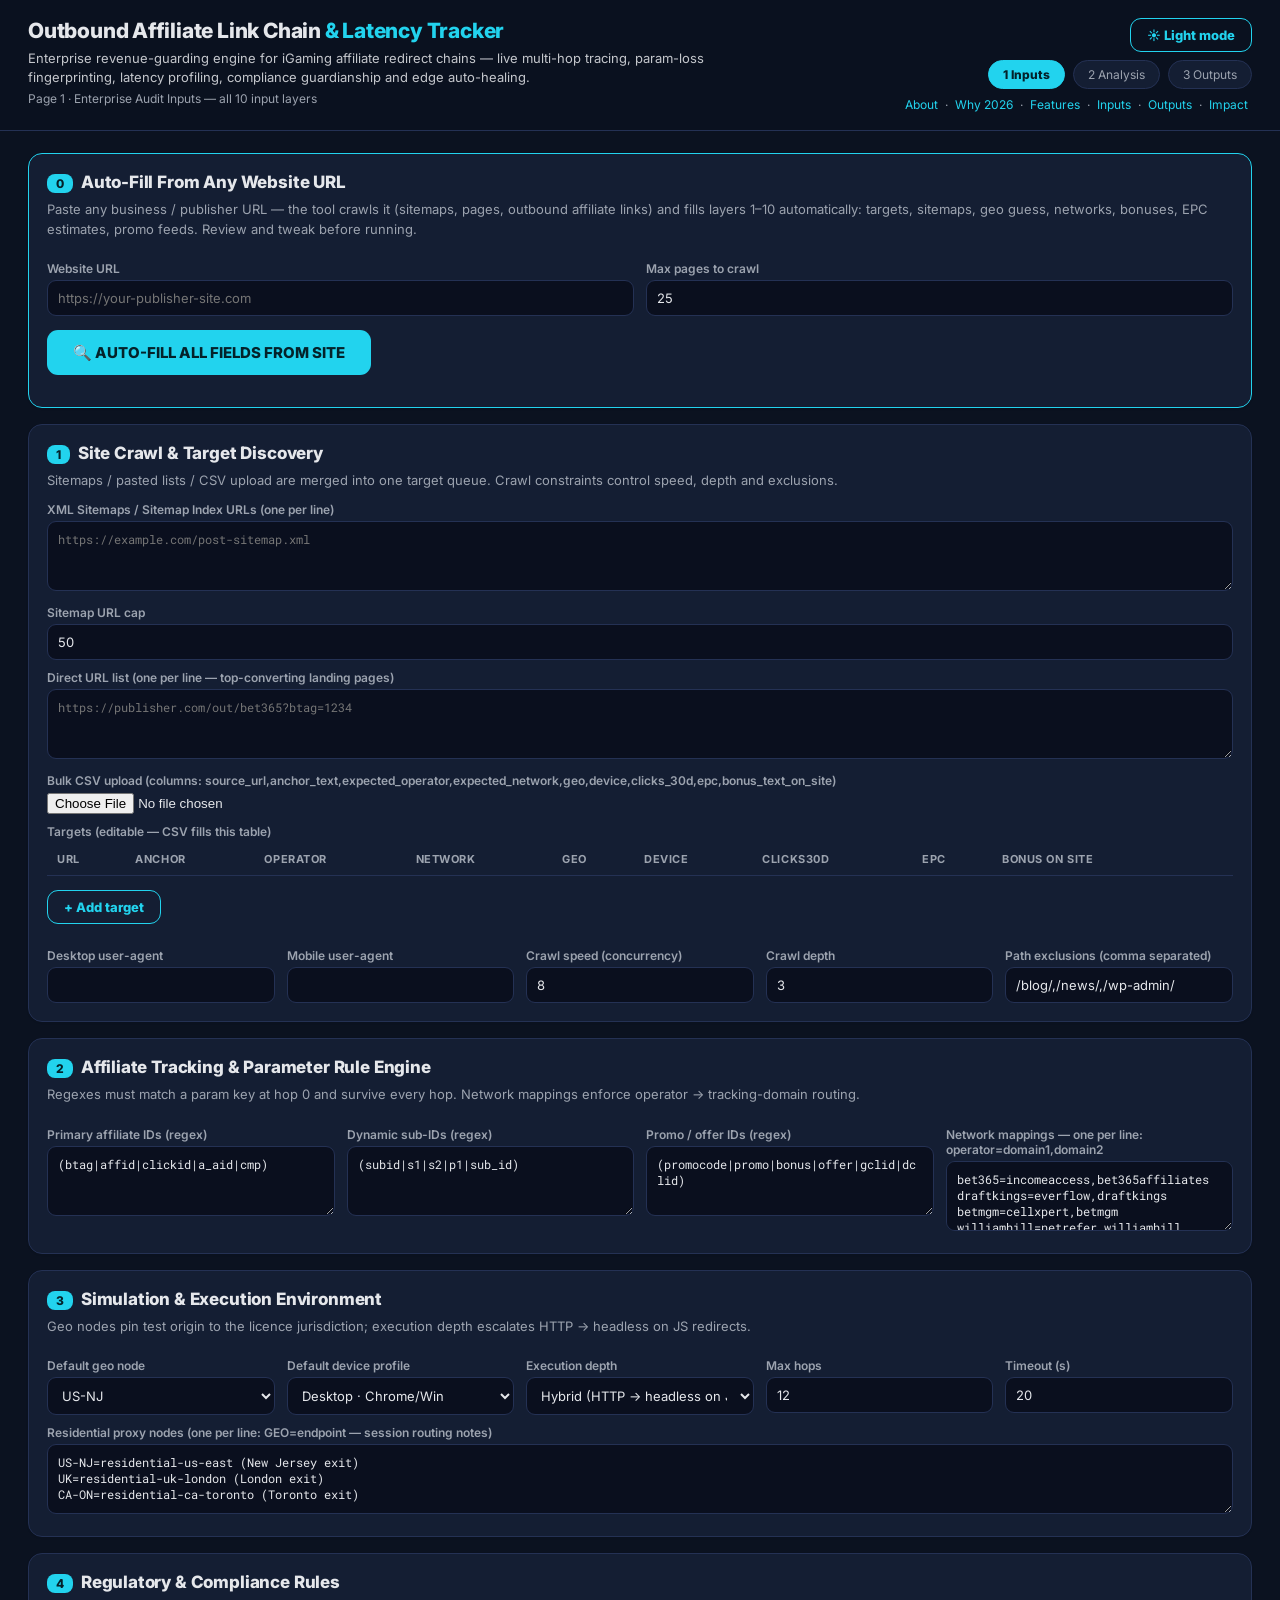
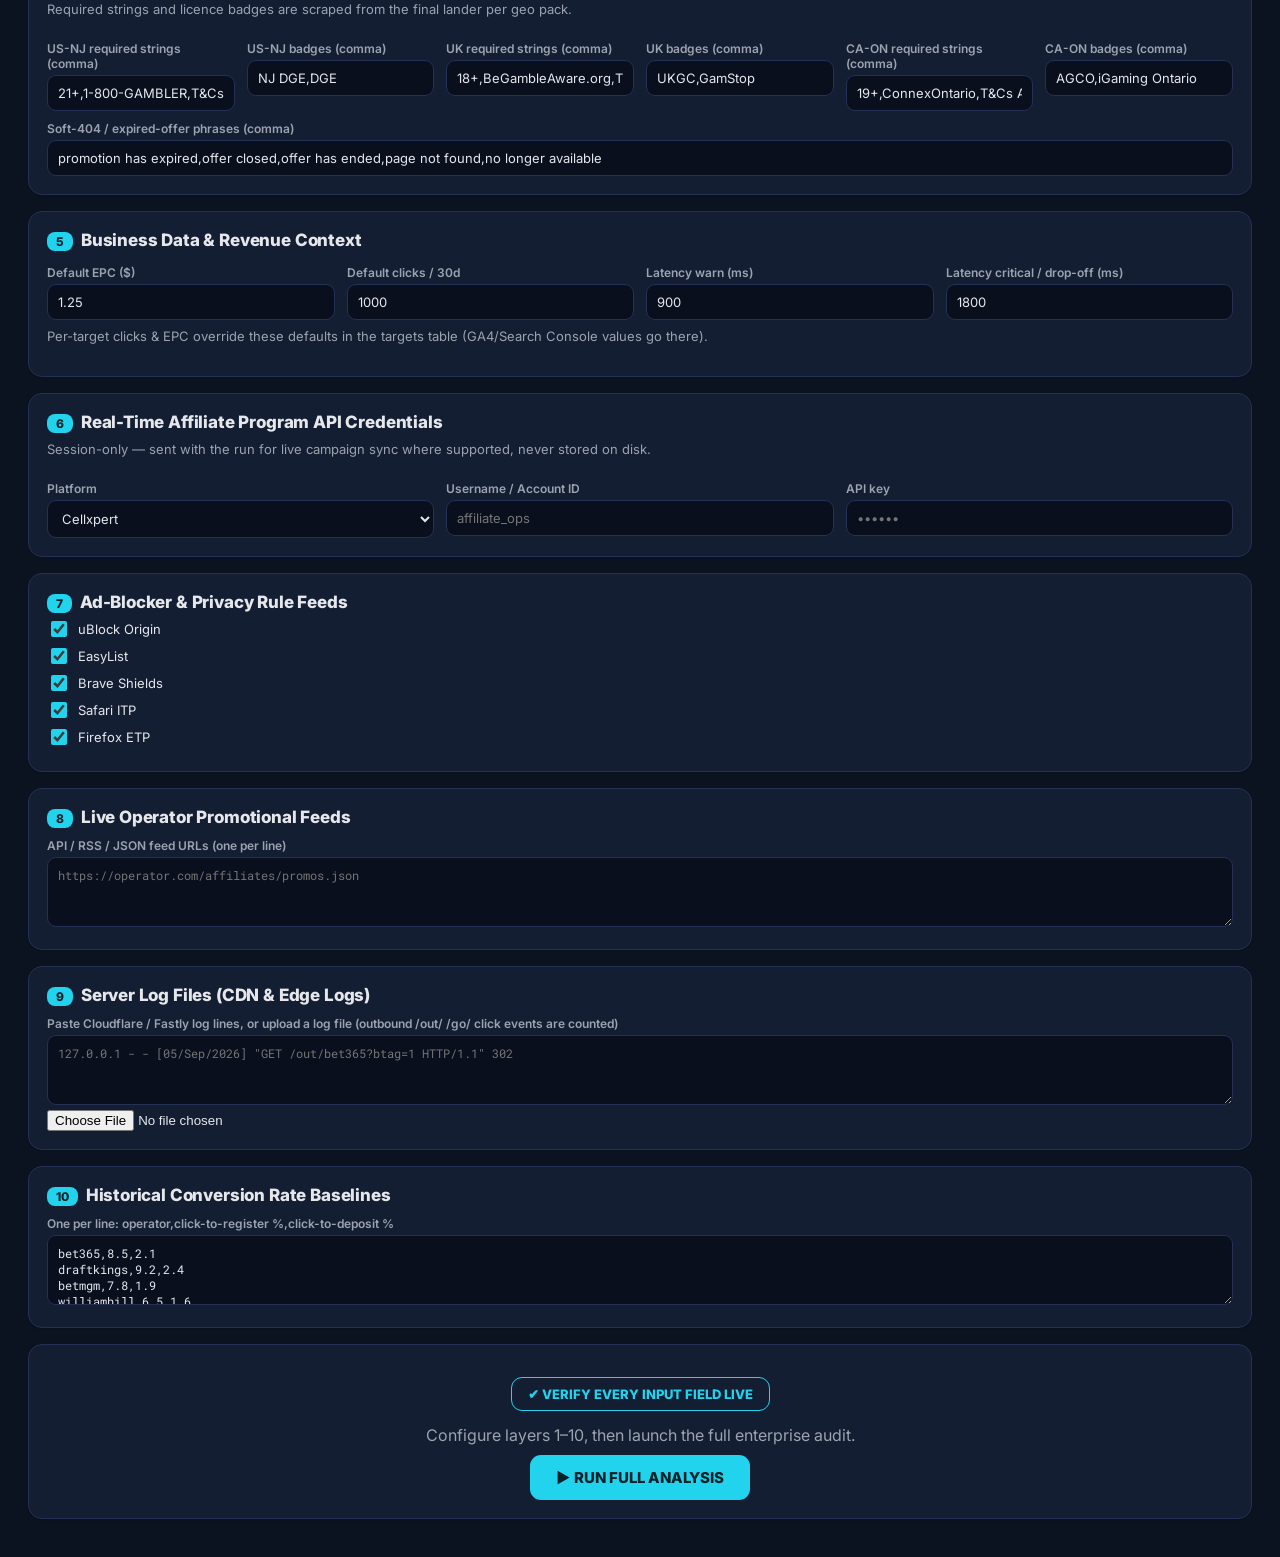
<file: frontend/index.html>
<!DOCTYPE html>
<html lang="en">
<head>
<meta charset="utf-8"/><meta name="viewport" content="width=device-width, initial-scale=1"/>
<title>Outbound Affiliate Link Chain &amp; Latency Tracker — Inputs</title>
<link rel="preconnect" href="https://fonts.googleapis.com"/><link rel="preconnect" href="https://fonts.gstatic.com" crossorigin/>
<link href="https://fonts.googleapis.com/css2?family=Inter:wght@400;600;700;800&family=Roboto+Mono:wght@400;600&display=swap" rel="stylesheet"/>
<link rel="stylesheet" href="styles.css?v=3"/>
</head>
<body>
<header class="top">
<div class="brand"><h1>Outbound Affiliate Link Chain <span>&amp; Latency Tracker</span></h1>
<div class="tagline">Enterprise revenue-guarding engine for iGaming affiliate redirect chains — live multi-hop tracing, param-loss fingerprinting, latency profiling, compliance guardianship and edge auto-healing.</div>
<div class="crumb">Page 1 · Enterprise Audit Inputs — all 10 input layers</div></div>
<div class="headright"><button class="btn ghost" id="themebtn" onclick="toggleTheme()">☀️ Light mode</button>
<div class="steps"><div class="step on">1 Inputs</div><div class="step">2 Analysis</div><div class="step">3 Outputs</div></div>
<nav class="docnav"><a href="info.html?p=about">About</a> · <a href="info.html?p=why2026">Why 2026</a> · <a href="info.html?p=features">Features</a> · <a href="info.html?p=inputs">Inputs</a> · <a href="info.html?p=outputs">Outputs</a> · <a href="info.html?p=impact">Impact</a></nav></div>
</header>
<main>

<div class="card" style="border-color:var(--accent)"><h2><span class="n">0</span>Auto-Fill From Any Website URL</h2>
<p class="d">Paste any business / publisher URL — the tool crawls it (sitemaps, pages, outbound affiliate links) and fills layers 1–10 automatically: targets, sitemaps, geo guess, networks, bonuses, EPC estimates, promo feeds. Review and tweak before running.</p>
<div class="grid2">
<div><label class="f">Website URL</label><input type="text" id="af_site" placeholder="https://your-publisher-site.com"/></div>
<div><label class="f">Max pages to crawl</label><input type="number" id="af_pages" value="25"/></div>
</div>
<div class="rowbtns"><button class="btn" id="afbtn" onclick="autofill()">🔍 AUTO-FILL ALL FIELDS FROM SITE</button></div>
<div class="rowbtns" id="afcsvrow" style="display:none"><button class="btn ghost" onclick="download('autofill-targets.csv',toCSV(window._afTargets||[]),'text/csv')">⬇ Download discovered targets as CSV (browsers block auto-attaching files — download then re-upload in Layer 1)</button></div>
<div id="afmsg" style="font-size:13px;color:var(--mut)"></div>
</div>

<div class="card"><h2><span class="n">1</span>Site Crawl &amp; Target Discovery</h2>
<p class="d">Sitemaps / pasted lists / CSV upload are merged into one target queue. Crawl constraints control speed, depth and exclusions.</p>
<label class="f">XML Sitemaps / Sitemap Index URLs (one per line)</label>
<textarea id="sitemaps" placeholder="https://example.com/post-sitemap.xml"></textarea>
<div class="grid2"><div><label class="f">Sitemap URL cap</label><input type="number" id="sitemap_limit" value="50"/></div></div>
<label class="f">Direct URL list (one per line — top-converting landing pages)</label>
<textarea id="pasted" placeholder="https://publisher.com/out/bet365?btag=1234"></textarea>
<label class="f">Bulk CSV upload (columns: source_url,anchor_text,expected_operator,expected_network,geo,device,clicks_30d,epc,bonus_text_on_site)</label>
<input type="file" id="csv" accept=".csv"/>
<label class="f">Targets (editable — CSV fills this table)</label>
<table id="targets"><thead><tr><th>URL</th><th>Anchor</th><th>Operator</th><th>Network</th><th>Geo</th><th>Device</th><th>Clicks30d</th><th>EPC</th><th>Bonus on site</th><th></th></tr></thead><tbody></tbody></table>
<div class="rowbtns"><button class="btn ghost" onclick="addRow()">+ Add target</button></div>
<div class="grid3">
<div><label class="f">Desktop user-agent</label><input type="text" id="ua_d"/></div>
<div><label class="f">Mobile user-agent</label><input type="text" id="ua_m"/></div>
<div><label class="f">Crawl speed (concurrency)</label><input type="number" id="concurrency" value="8"/></div>
<div><label class="f">Crawl depth</label><input type="number" id="depth" value="3"/></div>
<div><label class="f">Path exclusions (comma separated)</label><input type="text" id="exclude" value="/blog/,/news/,/wp-admin/"/></div>
</div></div>

<div class="card"><h2><span class="n">2</span>Affiliate Tracking &amp; Parameter Rule Engine</h2>
<p class="d">Regexes must match a param key at hop 0 and survive every hop. Network mappings enforce operator → tracking-domain routing.</p>
<div class="grid2">
<div><label class="f">Primary affiliate IDs (regex)</label><textarea id="rx_ids">(btag|affid|clickid|a_aid|cmp)</textarea></div>
<div><label class="f">Dynamic sub-IDs (regex)</label><textarea id="rx_sub">(subid|s1|s2|p1|sub_id)</textarea></div>
<div><label class="f">Promo / offer IDs (regex)</label><textarea id="rx_promo">(promocode|promo|bonus|offer|gclid|dclid)</textarea></div>
<div><label class="f">Network mappings — one per line: operator=domain1,domain2</label><textarea id="netmap">bet365=incomeaccess,bet365affiliates
draftkings=everflow,draftkings
betmgm=cellxpert,betmgm
williamhill=netrefer,williamhill</textarea></div>
</div></div>

<div class="card"><h2><span class="n">3</span>Simulation &amp; Execution Environment</h2>
<p class="d">Geo nodes pin test origin to the licence jurisdiction; execution depth escalates HTTP → headless on JS redirects.</p>
<div class="grid3">
<div><label class="f">Default geo node</label><select id="g_geo"><option>US-NJ</option><option>UK</option><option>CA-ON</option></select></div>
<div><label class="f">Default device profile</label><select id="g_dev"><option value="desktop_chrome">Desktop · Chrome/Win</option><option value="desktop_edge">Desktop · Edge/Win</option><option value="mobile_ios">Mobile · iOS Safari</option><option value="mobile_android">Mobile · Android Chrome</option></select></div>
<div><label class="f">Execution depth</label><select id="exec"><option value="hybrid">Hybrid (HTTP → headless on JS)</option><option value="http_only">HTTP header fetch only</option><option value="headless_only">Headless always</option></select></div>
<div><label class="f">Max hops</label><input type="number" id="maxhops" value="12"/></div>
<div><label class="f">Timeout (s)</label><input type="number" id="timeout" value="20"/></div>
</div>
<label class="f">Residential proxy nodes (one per line: GEO=endpoint — session routing notes)</label>
<textarea id="proxies">US-NJ=residential-us-east (New Jersey exit)
UK=residential-uk-london (London exit)
CA-ON=residential-ca-toronto (Toronto exit)</textarea>
</div>

<div class="card"><h2><span class="n">4</span>Regulatory &amp; Compliance Rules</h2>
<p class="d">Required strings and licence badges are scraped from the final lander per geo pack.</p>
<div class="grid3">
<div><label class="f">US-NJ required strings (comma)</label><input type="text" id="c_nj" value="21+,1-800-GAMBLER,T&Cs Apply,Gambling Problem"/></div>
<div><label class="f">US-NJ badges (comma)</label><input type="text" id="b_nj" value="NJ DGE,DGE"/></div>
<div><label class="f">UK required strings (comma)</label><input type="text" id="c_uk" value="18+,BeGambleAware.org,T&Cs Apply,GamStop"/></div>
<div><label class="f">UK badges (comma)</label><input type="text" id="b_uk" value="UKGC,GamStop"/></div>
<div><label class="f">CA-ON required strings (comma)</label><input type="text" id="c_on" value="19+,ConnexOntario,T&Cs Apply"/></div>
<div><label class="f">CA-ON badges (comma)</label><input type="text" id="b_on" value="AGCO,iGaming Ontario"/></div>
</div>
<label class="f">Soft-404 / expired-offer phrases (comma)</label>
<input type="text" id="soft404" value="promotion has expired,offer closed,offer has ended,page not found,no longer available"/>
</div>

<div class="card"><h2><span class="n">5</span>Business Data &amp; Revenue Context</h2>
<div class="grid3">
<div><label class="f">Default EPC ($)</label><input type="number" step="0.01" id="d_epc" value="1.25"/></div>
<div><label class="f">Default clicks / 30d</label><input type="number" id="d_clicks" value="1000"/></div>
<div><label class="f">Latency warn (ms)</label><input type="number" id="lat_warn" value="900"/></div>
<div><label class="f">Latency critical / drop-off (ms)</label><input type="number" id="lat_crit" value="1800"/></div>
</div><p class="d">Per-target clicks &amp; EPC override these defaults in the targets table (GA4/Search Console values go there).</p></div>

<div class="card"><h2><span class="n">6</span>Real-Time Affiliate Program API Credentials</h2>
<p class="d">Session-only — sent with the run for live campaign sync where supported, never stored on disk.</p>
<div class="grid3">
<div><label class="f">Platform</label><select id="aff_plat"><option>Cellxpert</option><option>Income Access</option><option>NetRefer</option><option>MyAffiliates</option><option>Everflow</option></select></div>
<div><label class="f">Username / Account ID</label><input type="text" id="aff_user" placeholder="affiliate_ops"/></div>
<div><label class="f">API key</label><input type="password" id="aff_key" placeholder="••••••"/></div>
</div></div>

<div class="card"><h2><span class="n">7</span>Ad-Blocker &amp; Privacy Rule Feeds</h2>
<div class="chk"><input type="checkbox" id="ab_ublock" checked/> uBlock Origin</div>
<div class="chk"><input type="checkbox" id="ab_easylist" checked/> EasyList</div>
<div class="chk"><input type="checkbox" id="ab_brave" checked/> Brave Shields</div>
<div class="chk"><input type="checkbox" id="ab_itp" checked/> Safari ITP</div>
<div class="chk"><input type="checkbox" id="ab_etp" checked/> Firefox ETP</div>
</div>

<div class="card"><h2><span class="n">8</span>Live Operator Promotional Feeds</h2>
<label class="f">API / RSS / JSON feed URLs (one per line)</label>
<textarea id="promofeeds" placeholder="https://operator.com/affiliates/promos.json"></textarea></div>

<div class="card"><h2><span class="n">9</span>Server Log Files (CDN &amp; Edge Logs)</h2>
<label class="f">Paste Cloudflare / Fastly log lines, or upload a log file (outbound /out/ /go/ click events are counted)</label>
<textarea id="edgelogs" placeholder='127.0.0.1 - - [05/Sep/2026] "GET /out/bet365?btag=1 HTTP/1.1" 302'></textarea>
<input type="file" id="logfile" accept=".log,.txt"/></div>

<div class="card"><h2><span class="n">10</span>Historical Conversion Rate Baselines</h2>
<label class="f">One per line: operator,click-to-register %,click-to-deposit %</label>
<textarea id="baselines">bet365,8.5,2.1
draftkings,9.2,2.4
betmgm,7.8,1.9
williamhill,6.5,1.6</textarea></div>

<div class="card" style="text-align:center">
<div class="rowbtns" style="justify-content:center"><button class="btn ghost" id="verifybtn" onclick="verifyInputs()">✔ VERIFY EVERY INPUT FIELD LIVE</button></div>
<div id="verifybox" style="font-size:13px;color:var(--mut);text-align:left"></div>
<div id="runmsg" style="margin:10px 0;color:var(--mut)">Configure layers 1–10, then launch the full enterprise audit.</div>
<button class="btn" id="runbtn" onclick="runAnalysis()">▶ RUN FULL ANALYSIS</button>
</div>
<div class="card" id="livecard" style="display:none;border-color:var(--accent)">
<div class="logbar"><div><b>🔴 LIVE</b> <span style="color:var(--mut)">engine log — streaming as chains complete</span></div>
<div class="timer">⏱ <span id="livetimer">00:00</span> · <span id="jobpct" style="font-size:13px">0/? chains</span></div></div>
<div class="progress"><div id="jobbar"></div></div>
<pre id="livelog">waiting for engine…</pre>
</div>
</main>
<script src="common.js?v=3"></script>
<script>
const GEOS=["US-NJ","UK","CA-ON"], DEVS=["desktop_chrome","desktop_edge","mobile_ios","mobile_android"];
function addRow(d={}){
  const tb=document.querySelector("#targets tbody"), tr=document.createElement("tr");
  tr.innerHTML=`<td><input type="text" data-k="source_url" style="min-width:220px" value="${d.source_url||""}"/></td>
  <td><input type="text" data-k="anchor_text" value="${d.anchor_text||""}"/></td>
  <td><input type="text" data-k="expected_operator" value="${d.expected_operator||""}"/></td>
  <td><input type="text" data-k="expected_network" value="${d.expected_network||""}"/></td>
  <td><select data-k="geo">${GEOS.map(g=>`<option ${g===(d.geo||"US-NJ")?"selected":""}>${g}</option>`).join("")}</select></td>
  <td><select data-k="device">${DEVS.map(x=>`<option ${x===(d.device||"desktop_chrome")?"selected":""}>${x}</option>`).join("")}</select></td>
  <td><input type="number" data-k="clicks_30d" value="${d.clicks_30d??1000}"/></td>
  <td><input type="number" step="0.01" data-k="epc" value="${d.epc??1.25}"/></td>
  <td><input type="text" data-k="bonus_text_on_site" value="${d.bonus_text_on_site||""}"/></td>
  <td><button class="btn ghost" onclick="this.closest('tr').remove()">✕</button></td>`;
  tb.appendChild(tr);
}
document.querySelector("#csv").addEventListener("change",ev=>{
  const f=ev.target.files[0]; if(!f) return;
  const r=new FileReader();
  r.onload=()=>{ const [head,...lines]=r.result.split(/\r?\n/); const H=head.split(",").map(s=>s.trim());
    lines.filter(Boolean).forEach(ln=>{ const cells=ln.split(/,(?=(?:[^"]*"[^"]*")*[^"]*$)/).map(s=>s.trim().replace(/^"|"$/g,""));
      const o={}; H.forEach((h,i)=>o[h]=cells[i]||""); o.clicks_30d=+o.clicks_30d||1000; o.epc=+o.epc||1.25; addRow(o); }); };
  r.readAsText(f);
});
document.querySelector("#targets tbody").addEventListener("input",e=>{ const tr=e.target.closest("tr"); if(tr) tr.dataset.v="1"; });
document.querySelector("#logfile").addEventListener("change",ev=>{
  const f=ev.target.files[0]; if(!f) return;
  const r=new FileReader(); r.onload=()=>{ document.querySelector("#edgelogs").value+= "\n"+r.result.slice(0,20000); }; r.readAsText(f);
});
function rows(){
  return [...document.querySelectorAll("#targets tbody tr")].map(tr=>{
    const o={}; tr.querySelectorAll("[data-k]").forEach(el=>o[el.dataset.k]=el.value);
    o.clicks_30d=+o.clicks_30d||0; o.epc=+o.epc||0; o.revenue_verified=(tr.dataset.v==="1"); return o;
  }).filter(o=>o.source_url);
}
const csv2list=id=>document.querySelector(id).value.split(",").map(s=>s.trim()).filter(Boolean);
function netmap(){
  const m={}; document.querySelector("#netmap").value.split("\n").forEach(ln=>{
    const [k,...rest]=ln.split("="); if(k&&rest.length) m[k.trim().toLowerCase()]=rest.join("=").split(",").map(s=>s.trim()).filter(Boolean); });
  return m;
}
async function verifyInputs(){
  const box=document.querySelector("#verifybox"), btn=document.querySelector("#verifybtn");
  btn.disabled=true; box.innerHTML=`<span class="spin"></span> Verifying every input live — sitemaps, URLs, regexes, feeds, mappings…`;
  const trows=rows();
  const pasted=document.querySelector("#pasted").value.split("\n").map(s=>s.trim()).filter(s=>s&&!s.startsWith("#"));
  const body={sitemaps:document.querySelector("#sitemaps").value.split("\n"),
    urls:[...trows.map(r=>r.source_url),...pasted].slice(0,80),
    regex_ids:document.querySelector("#rx_ids").value, regex_sub:document.querySelector("#rx_sub").value,
    regex_promo:document.querySelector("#rx_promo").value,
    netmap:document.querySelector("#netmap").value.split("\n"),
    feeds:document.querySelector("#promofeeds").value.split("\n"),
    baselines:document.querySelector("#baselines").value.split("\n"),
    default_epc:+document.querySelector("#d_epc").value||0};
  try{
    const r=await fetch(API+"/utils/verify-inputs",{method:"POST",headers:{"Content-Type":"application/json"},body:JSON.stringify(body)});
    const v=await r.json();
    document.querySelector("#sitemaps").value=v.sitemaps.map(s=>s.live?`${s.url}  # ✅ LIVE (${s.urls} urls)`:`# ❌ DEAD [HTTP ${s.http??"×"}] ${s.url} — ${s.note}`).join("\n");
    const deadU=(v.urls||[]).filter(u=>!u.live);
    const ok=(n,total)=>`${n===total?"✅":"⚠"} ${n}/${total}`;
    box.innerHTML=`<b>Layer 1 sitemaps:</b> ${ok(v.sitemaps.filter(s=>s.live).length,v.sitemaps.length)} live`+
      (v.sitemaps.filter(s=>!s.live).length?`<br/><span style="color:var(--red)">Dead: ${v.sitemaps.filter(s=>!s.live).map(s=>s.url).join(", ")}</span> — marked ❌ in the field, skipped at run time`:"")+
      `<br/><b>Layer 1 URLs:</b> ${ok(v.urls.filter(u=>u.live).length,v.urls.length)} reachable`+(deadU.length?`<br/><span style="color:var(--red)">Dead URLs: ${deadU.map(u=>`${u.url} (${u.note})`).join(", ")}</span>`:"")+
      `<br/><b>Layer 2 regex:</b> ids ${v.regex.ids.ok?"✅":"❌ "+v.regex.ids.error} · sub ${v.regex.sub.ok?"✅":"❌ "+v.regex.sub.error} · promo ${v.regex.promo.ok?"✅":"❌ "+v.regex.promo.error}`+
      `<br/><b>Layer 2 netmap:</b> ${v.netmap.ok?`✅ ${v.netmap.parsed} mappings`:`❌ bad lines: ${v.netmap.bad.join("; ")}`}`+
      `<br/><b>Layer 5 EPC default:</b> ${v.epc_ok?"✅ $"+body.default_epc:"❌ must be > 0"}`+
      `<br/><b>Layer 8 feeds:</b> ${ok(v.feeds.filter(f=>f.live).length,v.feeds.length)} live`+
      `<br/><b>Layer 10 baselines:</b> ${v.baselines.ok?`✅ ${v.baselines.parsed} rows`:`❌ ${v.baselines.bad.join("; ")}`}`;
  }catch(e){ box.textContent="Verify failed: "+e; }
  btn.disabled=false;
}
let _timer=null;
async function pollJob(id,msg,btn){
  const log=document.querySelector("#livelog"), bar=document.querySelector("#jobbar");
  document.querySelector("#livecard").style.display="";
  log.innerHTML=""; bar.style.width="0%";
  clearInterval(_timer);
  _timer=setInterval(()=>{ const el=document.querySelector("#livetimer"); if(el && !window._jobDone) el.textContent=fmtTime((Date.now()-window._jobT0)/1000); },250);
  window._jobT0=Date.now(); window._jobDone=false;
  let shown=0;
  while(true){
    await new Promise(r=>setTimeout(r,1000));
    const r=await fetch(API+"/audit/job/"+id); const j=await r.json();
    document.querySelector("#livetimer").textContent=fmtTime(j.elapsed||0);
    (j.logs||[]).slice(shown).forEach(l=>{ log.innerHTML+=l.replace(/</g,"&lt;")+"\n"; });
    shown=(j.logs||[]).length; log.scrollTop=log.scrollHeight;
    const pct=j.total?Math.round(j.done/j.total*100):0;
    bar.style.width=pct+"%";
    document.querySelector("#jobpct").textContent=`${j.done||0}/${j.total||"?"} chains · ${pct}%`;
    if(j.status==="done"){ window._jobDone=true; clearInterval(_timer); msg.innerHTML=`✅ Done in ${fmtTime(j.elapsed)} — opening analysis…`; return j.result; }
    if(j.status==="error"||j.status==="unknown"){ window._jobDone=true; clearInterval(_timer); msg.textContent="Job failed: "+(j.error||j.status); btn.disabled=false; return null; }
  }
}
async function runAnalysis(){
  const btn=document.querySelector("#runbtn"), msg=document.querySelector("#runmsg");
  btn.disabled=true; msg.innerHTML=`<span class="spin"></span> Tracing chains live — multi-hop HTTP + headless escalation, param audit, latency, compliance…`;
  const body={
    targets:rows(), pasted_urls:document.querySelector("#pasted").value,
    sitemap_urls:document.querySelector("#sitemaps").value.split("\n").map(s=>s.trim()).filter(Boolean),
    sitemap_limit:+document.querySelector("#sitemap_limit").value||50,
    global_geo:document.querySelector("#g_geo").value, global_device:document.querySelector("#g_dev").value,
    settings:{
      audit:{max_hops:+document.querySelector("#maxhops").value||12, timeout_seconds:+document.querySelector("#timeout").value||20,
             concurrency:+document.querySelector("#concurrency").value||8, execution_mode:document.querySelector("#exec").value},
      tracking_rules:{required_param_patterns:[document.querySelector("#rx_ids").value,document.querySelector("#rx_sub").value],
                      promo_patterns:[document.querySelector("#rx_promo").value], network_mappings:netmap()},
      compliance_packs:{"US-NJ":{required_strings:csv2list("#c_nj"),license_badges:csv2list("#b_nj")},
                        "UK":{required_strings:csv2list("#c_uk"),license_badges:csv2list("#b_uk")},
                        "CA-ON":{required_strings:csv2list("#c_on"),license_badges:csv2list("#b_on")}},
      latency:{warn_threshold_ms:+document.querySelector("#lat_warn").value||900, drop_off_threshold_ms:+document.querySelector("#lat_crit").value||1800},
      revenue:{default_epc:+document.querySelector("#d_epc").value||1.25},
      soft404_phrases:csv2list("#soft404")
    }
  };
  const extras={aff_platform:document.querySelector("#aff_plat").value, aff_user:document.querySelector("#aff_user").value,
    aff_key_set:!!document.querySelector("#aff_key").value,
    adblock:{ublock:ab_ublock.checked,easylist:ab_easylist.checked,brave:ab_brave.checked,itp:ab_itp.checked,etp:ab_etp.checked},
    promofeeds:document.querySelector("#promofeeds").value, edgelogs:document.querySelector("#edgelogs").value,
    baselines:document.querySelector("#baselines").value, proxies:document.querySelector("#proxies").value};
  try{
    const jr=await fetch(API+"/audit/job",{method:"POST",headers:{"Content-Type":"application/json"},body:JSON.stringify(body)});
    const {job_id}=await jr.json();
    const out=await pollJob(job_id,msg,btn);
    if(!out) return;
    if(out.error){ msg.textContent=out.error; btn.disabled=false; return; }
    store.set("pf_result",out); store.set("pf_input",extras);
    location.href="analysis.html";
  }catch(e){ msg.textContent="API unreachable at "+(API||"same-origin")+":8099 — is the server running? ("+e+")"; btn.disabled=false; }
}
async function autofill(){
  const site=document.querySelector("#af_site").value.trim();
  const msg=document.querySelector("#afmsg"), btn=document.querySelector("#afbtn");
  if(!site){ msg.textContent="Enter a website URL first."; return; }
  btn.disabled=true;
  const _aft0=Date.now(); clearInterval(window._afT);
  window._afT=setInterval(()=>{ btn.textContent=`🔍 PROFILING… ${fmtTime((Date.now()-_aft0)/1000)}`; },250);
  msg.innerHTML=`<span class="spin"></span> Deep-profiling ${site} — identity, sitemaps, crawl, link verification, tracking-key mining… (up to several minutes for big sites)`;
  try{
    const r=await fetch(API+"/utils/autofill",{method:"POST",headers:{"Content-Type":"application/json"},
      body:JSON.stringify({site_url:site,max_pages:+document.querySelector("#af_pages").value||25})});
    const out=await r.json();
    if(out.error){ clearInterval(window._afT); btn.textContent="🔍 AUTO-FILL ALL FIELDS FROM SITE"; msg.textContent=out.error; btn.disabled=false; return; }
    const B=out.business||{};
    // ---- L1 targets + pasted + sitemaps + cap + excludes ----
    document.querySelector("#targets tbody").innerHTML="";
    (out.targets||[]).forEach(t=>addRow(t));
    const sms=[...(out.sitemaps_status||[]).filter(s=>s.live).map(s=>`${s.url}  # ✅ LIVE (${s.urls} urls)`),
               ...((out.sitemaps_status||[]).filter(s=>!s.live).map(s=>`# ❌ DEAD [HTTP ${s.http??"×"}] ${s.url} — ${s.note}`))];
    const _g=(out.sitemap_guesses||[]).filter(g=>!(out.sitemaps_verified||[]).includes(g));
    if(sms.length||_g.length) document.querySelector("#sitemaps").value=[...sms,..._g].join("\n");
    const urls=(out.targets||[]).map(t=>t.source_url);
    if(urls.length){ document.querySelector("#pasted").value=urls.join("\n"); document.querySelector("#sitemap_limit").value=Math.max(50,urls.length); }
    if(out.exclude_paths_suggested?.length) document.querySelector("#exclude").value=out.exclude_paths_suggested.join(",");
    window._afTargets=out.targets||[];
    clearInterval(window._afT); btn.textContent="🔍 AUTO-FILL ALL FIELDS FROM SITE";
    document.querySelector("#afcsvrow").style.display=urls.length?"":"none";
    // ---- L2 regex additions (only keys not already covered) + network map merge ----
    (out.suggested_regex_additions||[]).forEach(k=>{
      const el=document.querySelector("#rx_ids");
      try{ if(!new RegExp(el.value,"i").test(k)) el.value=`${el.value.slice(0,-1)}|${k})`; }catch(e){}
    });
    const nmLines=document.querySelector("#netmap").value.split("\n").map(s=>s.trim()).filter(Boolean);
    const nmMap={}; nmLines.forEach(l=>{const [k,...r]=l.split("="); if(k) nmMap[k.trim().toLowerCase()]=r.join("=");});
    Object.entries(out.observed_network_map||{}).forEach(([op,doms])=>{
      const cur=new Set([...(nmMap[op]||"").split(",").map(s=>s.trim()).filter(Boolean),...doms.map(d=>d.toLowerCase())]);
      nmMap[op]=[...cur].join(",");
    });
    document.querySelector("#netmap").value=Object.entries(nmMap).map(([k,v])=>`${k}=${v}`).join("\n");
    // ---- L3 geo + L6 platform + L8 feeds + L9 recipe + L10 baselines ----
    if(out.geo_guess) document.querySelector("#g_geo").value=out.geo_guess;
    if(out.affiliate_platform_hint){ const s=document.querySelector("#aff_plat"); [...s.options].forEach(o=>{if(o.text===out.affiliate_platform_hint) s.value=o.text;}); }
    if(out.promo_feeds?.length) document.querySelector("#promofeeds").value=out.promo_feeds.join("\n");
    if(out.log_recipe) document.querySelector("#edgelogs").value=out.log_recipe;
    if(out.baselines_ranked?.length) document.querySelector("#baselines").value=out.baselines_ranked.join("\n");
    const dead=(out.targets||[]).filter(t=>t.link_status>=400||String(t.link_status).startsWith("ERR")).length;
    const cov=out.compliance_coverage?.[out.geo_guess];
    msg.innerHTML=`✅ <b>${urls.length} targets</b> · ${out.pages_crawled} pages · ${out.links_scanned} links · ${out.duration_s}s` +
      `<br/>🏢 <b>${B.title||B.host}</b> · IP ${B.ip||"?"} · hosting: ${B.hosting_org||"unknown"} · tech: ${(B.tech||[]).join(", ")||"?"} · CDN: ${B.cdn||"—"}` +
      `<br/>🗺 geo <b>${out.geo_guess}</b> (hreflang: ${(out.geo_signals?.hreflangs||[]).join(", ")||"—"} · currencies: ${JSON.stringify(out.geo_signals?.currencies||{})})` +
      `<br/>🔑 observed tracking keys: ${Object.entries(out.observed_param_keys||{}).slice(0,12).map(([k,c])=>`${k}×${c}`).join(", ")||"—"} → appended: ${(out.suggested_regex_additions||[]).join(", ")||"none new"}` +
      `<br/>🔗 live link check: ${urls.length-dead}/${urls.length} OK${dead?` · <b style="color:var(--red)">${dead} dead</b>`:""} · sitemaps LIVE: ${(out.sitemaps_status||[]).filter(s=>s.live).length}/${(out.sitemaps_status||[]).length} (${out.sitemap_page_count||0} urls indexed) · wayback historical: ${out.wayback_targets||0}` +
      `<br/>🛡 source-site compliance coverage (${out.geo_guess}): found [${(cov?.found||[]).join(", ")}] · missing [${(cov?.missing||[]).join(", ")}]` +
      (out.warnings?.length?`<br/>⚠ ${out.warnings.join("; ")}`:"") + `<br/><span style="color:var(--mut)">${out.note||""}</span>`;
  }catch(e){ msg.textContent="Autofill failed: "+e; }
  clearInterval(window._afT); btn.textContent="🔍 AUTO-FILL ALL FIELDS FROM SITE"; btn.disabled=false;
}
// Fresh start on every load/refresh: wipe prior run + demo data so the user fetches.
sessionStorage.removeItem("pf_result"); sessionStorage.removeItem("pf_input");
try { localStorage.removeItem("pf_pf_result"); localStorage.removeItem("pf_pf_input"); } catch (e) {}
// backend defaults for UA prefill only (no demo targets — table starts empty)
getDefaults().then(d=>{ ua_d.value=d.audit?.user_agent_desktop||""; ua_m.value=d.audit?.user_agent_mobile_ios||""; }).catch(()=>{});
</script>
</body>
</html>
</file>
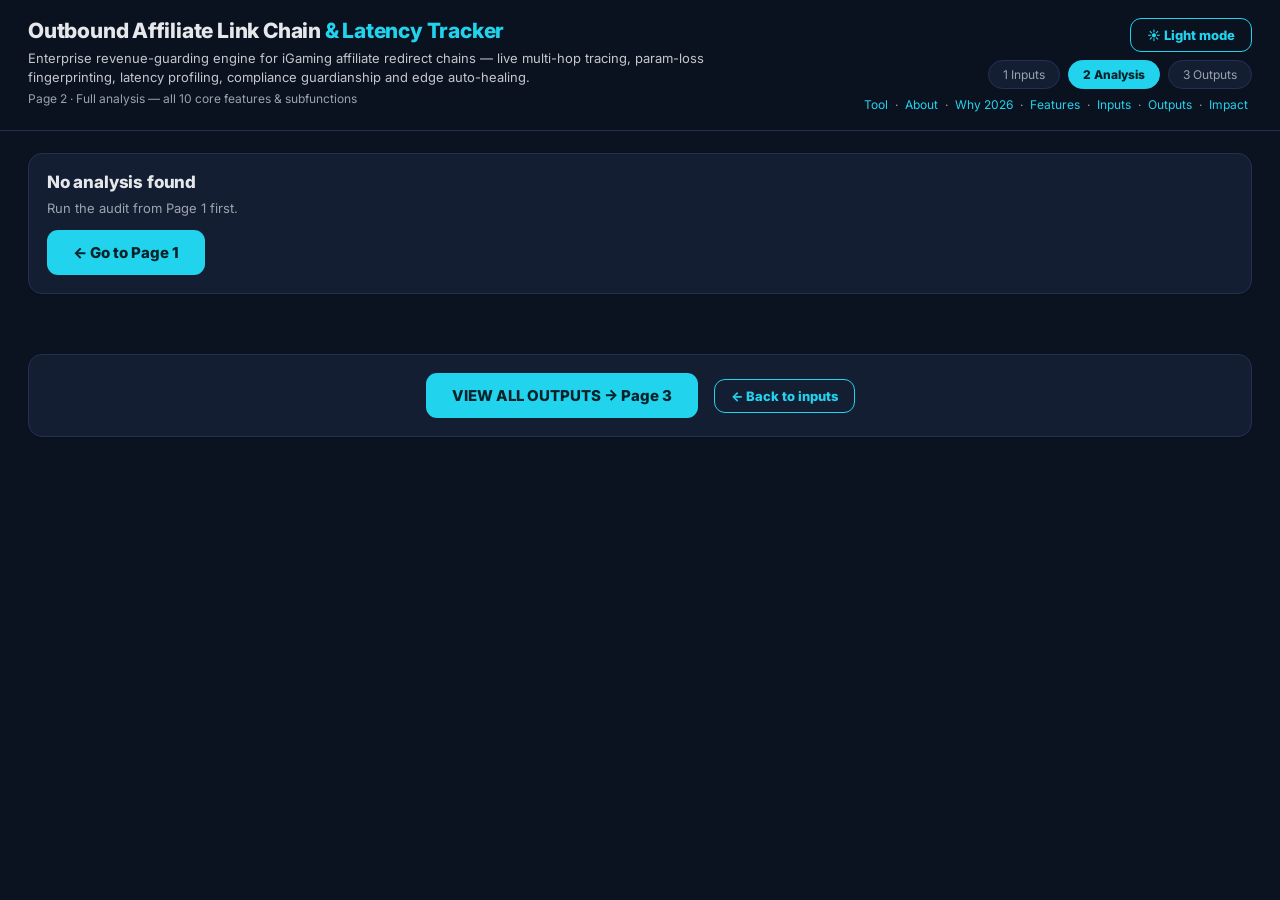
<file: frontend/analysis.html>
<!DOCTYPE html>
<html lang="en">
<head>
<meta charset="utf-8"/><meta name="viewport" content="width=device-width, initial-scale=1"/>
<title>Outbound Affiliate Link Chain &amp; Latency Tracker — Analysis</title>
<link rel="preconnect" href="https://fonts.googleapis.com"/><link rel="preconnect" href="https://fonts.gstatic.com" crossorigin/>
<link href="https://fonts.googleapis.com/css2?family=Inter:wght@400;600;700;800&family=Roboto+Mono:wght@400;600&display=swap" rel="stylesheet"/>
<link rel="stylesheet" href="styles.css?v=3"/>
</head>
<body>
<header class="top">
<div class="brand"><h1>Outbound Affiliate Link Chain <span>&amp; Latency Tracker</span></h1>
<div class="tagline">Enterprise revenue-guarding engine for iGaming affiliate redirect chains — live multi-hop tracing, param-loss fingerprinting, latency profiling, compliance guardianship and edge auto-healing.</div>
<div class="crumb">Page 2 · Full analysis — all 10 core features &amp; subfunctions</div></div>
<div class="headright"><button class="btn ghost" id="themebtn" onclick="toggleTheme()">☀️ Light mode</button>
<div class="steps"><div class="step">1 Inputs</div><div class="step on">2 Analysis</div><div class="step">3 Outputs</div></div>
<nav class="docnav"><a href="index.html">Tool</a> · <a href="info.html?p=about">About</a> · <a href="info.html?p=why2026">Why 2026</a> · <a href="info.html?p=features">Features</a> · <a href="info.html?p=inputs">Inputs</a> · <a href="info.html?p=outputs">Outputs</a> · <a href="info.html?p=impact">Impact</a></nav></div>
</header>
<main id="root"><p style="color:var(--mut)">Loading analysis…</p></main>
<main><div class="card" style="text-align:center">
<button class="btn" onclick="location.href='outputs.html'">VIEW ALL OUTPUTS → Page 3</button>
<span style="margin-left:12px"></span><button class="btn ghost" onclick="location.href='index.html'">← Back to inputs</button>
</div></main>
<script src="common.js?v=3"></script>
<script>
const R = store.get("pf_result", null), IN = store.get("pf_input", {});
if (!R) { document.querySelector("#root").innerHTML = `<div class="card"><h2>No analysis found</h2><p class="d">Run the audit from Page 1 first.</p><button class="btn" onclick="location.href='index.html'">← Go to Page 1</button></div>`; }
else {
try {
const C = R.chains || [], root = document.querySelector("#root");
const failed = C.filter(c => !c.chain_ok || !c.params_intact);
let h = `<div class="kpis">
<div class="kpi"><div class="l">Chains traced</div><div class="v">${C.length}</div></div>
<div class="kpi"><div class="l">Broken / param-loss</div><div class="v" style="color:var(--red)">${failed.length}</div></div>
<div class="kpi"><div class="l">Revenue at risk</div><div class="v">$${(R.revenue_at_risk||0).toLocaleString()}</div></div>
<div class="kpi"><div class="l">Health index</div><div class="v">${R.health_index}/100</div></div>
<div class="kpi"><div class="l">Mode</div><div class="v" style="font-size:18px">${R.effective_settings?.execution_mode||"hybrid"}</div></div></div>`;

// F1 — multi-hop tracing
h += `<div class="card"><h2><span class="n">F1</span>Multi-Hop Asynchronous Tracing Engine (HTTP + Headless)</h2>
<p class="d">Hybrid crawler: fast HTTP header tracer, escalated to headless on JS redirects / bot walls. Every hop records status, IP, server and DNS time.</p>` +
C.map((c,i)=>`<h3 style="font-size:14px">#${i+1} ${c.source_url} → ${statusBadge(c.final_status)} ${c.headless_used?badge("headless","info"):""} ${c.js_redirect_detected?badge("JS-redirect","warn"):""} ${c.needs_headless?badge("bot-wall","warn"):""} ${revBasisBadge(c)}</h3>${hopMapHTML(c)}${forensicsHTML(c)}${parityHTML(c)}${evidenceHTML(c)}`).join("") + `</div>`;

// F2 — param fingerprinting
h += `<div class="card"><h2><span class="n">F2</span>Dynamic Tracking Parameter Loss Fingerprinting</h2>
<p class="d">Hop-by-hop query-param mutation audit: survived / stripped / mutated, plus operator→network routing check.</p><table><thead><tr><th>Chain</th><th>Param events</th><th>Network path</th><th>Verdict</th></tr></thead><tbody>` +
C.map(c=>`<tr><td>${c.source_url}</td><td>${(c.param_events||[]).map(e=>`${e.param}: <b>${e.status}</b>${e.stripped_at_hop!=null?` (lost at hop ${e.stripped_at_hop})`:""}${e.mutated_to?` → ${e.mutated_to}`:""}`).join("<br/>")||"<i>no tracked IDs at hop 0 — link carries no affiliate params</i>"}</td><td>${c.expected_operator} → ${c.expected_network}: ${c.network_path_ok?badge("OK","ok"):badge("MISMATCH","fail")}</td><td>${c.params_intact?badge("INTACT","ok"):badge("LOSS","fail")}</td></tr>`).join("") + `</tbody></table></div>`;

// F3 — latency
h += `<div class="card"><h2><span class="n">F3</span>Geo-Fenced Edge &amp; Latency Profiler</h2>
<p class="d">Per-hop DNS / TCP+TLS / TTFB / download split. Drop-off scored against the 1800ms 4G threshold. Test origin pinned to licence geo node.</p><table><thead><tr><th>Chain (geo · device)</th><th>DNS Σ</th><th>TTFB Σ</th><th>Total</th><th>Drop-off risk</th><th>Verdict</th></tr></thead><tbody>` +
C.map(c=>`<tr><td>${c.source_url}<br/><span style="color:var(--mut)">${c.geo} · ${c.device} · per-hop: ${(c.latency?.per_hop_ms||[]).join(" / ")} ms</span></td><td>${c.latency?.dns_total_ms}ms</td><td>${c.latency?.ttfb_total_ms}ms</td><td><b>${Math.round(c.latency?.total_ms||0)}ms</b></td><td>${c.latency?.dropoff_risk_pct}%</td><td>${verdictBadge(c.latency?.verdict)}</td></tr>`).join("") + `</tbody></table>
<p class="d">Proxy routing notes:<br/><pre>${(IN.proxies||"").replace(/</g,"&lt;")}</pre></p></div>`;

// F4 — compliance
h += `<div class="card"><h2><span class="n">F4</span>Automated Compliance &amp; License Guardian</h2>
<p class="d">Geo-redirect audit, RG disclosure scrape, soft-404 / expired-offer NLP.</p><table><thead><tr><th>Final lander</th><th>Required strings</th><th>Badges</th><th>Soft-404</th><th>Geo-mismatch</th><th>Verdict</th></tr></thead><tbody>` +
C.map(c=>{const k=c.compliance||{};return `<tr><td style="word-break:break-all">${c.final_url}</td>
<td>${Object.entries(k.required_strings||{}).map(([s,f])=>`${f?"✅":"❌"} ${s}`).join("<br/>")}</td>
<td>${Object.entries(k.license_badges||{}).map(([s,f])=>`${f?"✅":"❌"} ${s}`).join("<br/>")}</td>
<td>${k.soft404_detected?badge("EXPIRED "+(k.soft404_phrases_hit||[]).join(","),"fail"):badge("clean","ok")}</td>
<td>${k.geo_mismatch?badge(k.geo_mismatch_detail||"MISMATCH","fail"):badge("routed OK","ok")}</td>
<td>${k.compliant?badge("COMPLIANT","ok"):badge("VIOLATION","fail")}</td></tr>`;}).join("") + `</tbody></table></div>`;

// F5 — bot mitigation
h += `<div class="card"><h2><span class="n">F5</span>Bot Mitigation &amp; Anti-Evasion Bypassing</h2>
<p class="d">Fingerprint-spoofed headers per device profile; residential proxy rotation; headless escalation only where a bot wall / JS challenge was met.</p><table><thead><tr><th>Chain</th><th>JS redirect hit</th><th>Bot-wall signal</th><th>Headless used</th><th>Status</th></tr></thead><tbody>` +
C.map(c=>`<tr><td>${c.source_url}</td><td>${c.js_redirect_detected?"yes":"no"}</td><td>${c.needs_headless?"yes":"no"}</td><td>${c.headless_used?"yes":"no"}</td><td>${c.hops?.some(x=>x.error)?badge("blocked/error","warn"):badge("passed","ok")}</td></tr>`).join("") + `</tbody></table></div>`;

// F6 — edge auto-heal
h += `<div class="card"><h2><span class="n">F6</span>Dynamic Auto-Healing / Edge Link Rerouting</h2>
<p class="d">Every broken / param-stripped / 4xx chain gets copy-paste Cloudflare Worker, Vercel Edge and WordPress patches. Zero lost traffic while CMS is fixed.</p>` +
C.filter(c=>c.edge_patch?.needed).map((c,i)=>`<h3 style="font-size:14px">${c.source_url} — ${c.broken_reason||"param-loss"}</h3><pre id="cf${i}">${(c.edge_patch.cloudflare_worker_js||"").replace(/</g,"&lt;")}</pre><div class="rowbtns"><button class="btn ghost" onclick="copyText('cf${i}')">Copy Cloudflare Worker</button></div><pre>${(c.edge_patch.vercel_edge_js||"").replace(/</g,"&lt;")}\n\n${(c.edge_patch.wordpress_redirect||"").replace(/</g,"&lt;")}</pre>`).join("") + `</div>`;

// F7 — adblock
const abFeeds = Object.entries(IN.adblock||{}).filter(([k,v])=>v).map(([k])=>k).join(", ");
h += `<div class="card"><h2><span class="n">F7</span>Ad-Blocker &amp; Browser Privacy Bypass Auditor</h2>
<p class="d">Simulated against: ${abFeeds||"default lists"}. Tracking-subdomain hops that EasyList/Brave/ITP would kill are flagged.</p><table><thead><tr><th>Chain</th><th>Blocked hosts</th><th>Vulnerable</th></tr></thead><tbody>` +
C.map(c=>`<tr><td>${c.source_url}</td><td>${(c.adblock_blocked_hosts||[]).join("<br/>")||"—"}</td><td>${c.adblock_vulnerable?badge("VULNERABLE","warn"):badge("resilient","ok")}</td></tr>`).join("") + `</tbody></table></div>`;

// F8 — deeplink
h += `<div class="card"><h2><span class="n">F8</span>Dynamic Deep-Linking &amp; App Store Route Inspection</h2><table><thead><tr><th>Chain (device)</th><th>App scheme</th><th>Store fallback</th><th>Universal link</th><th>Verdict</th></tr></thead><tbody>` +
C.map(c=>`<tr><td>${c.source_url} (${c.device})</td><td>${c.deeplink?.has_app_scheme?"yes":"no"}</td><td>${c.deeplink?.has_store_fallback?"yes":"no"}</td><td>${c.deeplink?.has_universal_link?"yes":"no"}</td><td>${badge(c.deeplink?.verdict||"?", (c.deeplink?.verdict||"").includes("ok")?"ok":"warn")}</td></tr>`).join("") + `</tbody></table></div>`;

// F9 — brand alignment
h += `<div class="card"><h2><span class="n">F9</span>AI-Powered Landing Page Sentiment &amp; Brand Alignment</h2><table><thead><tr><th>Review page brand</th><th>Found on lander</th><th>Rival brands detected</th><th>Aligned</th></tr></thead><tbody>` +
C.map(c=>`<tr><td>${c.brand_alignment?.expected_brand||"—"}</td><td>${c.brand_alignment?.brand_found_on_lander?"yes":"no"}</td><td>${(c.brand_alignment?.rival_brands_detected||[]).join(", ")||"—"}</td><td>${c.brand_alignment?.aligned?badge("ALIGNED","ok"):badge("MISALIGNED","fail")}</td></tr>`).join("") + `</tbody></table></div>`;

// F10 — offer discrepancy
h += `<div class="card"><h2><span class="n">F10</span>Competitive Offer Discrepancy Engine</h2>
<p class="d">On-site bonus pitch vs live lander text. Promo feeds monitored:<br/><pre>${((IN.promofeeds||"").replace(/</g,"&lt;"))||"none configured"}</pre></p><table><thead><tr><th>Chain</th><th>Site offer</th><th>Lander offer</th><th>Comparable</th><th>Verdict</th></tr></thead><tbody>` +
C.map(c=>`<tr><td>${c.source_url}<br/><span style="color:var(--mut)">${c.bonus_text_on_site||""}</span></td><td>${c.offer_discrepancy?.site_offer||"—"}</td><td>${c.offer_discrepancy?.lander_offer||"—"}</td><td>${c.offer_discrepancy?.comparable?"yes":"no"}</td><td>${c.offer_discrepancy?.mismatch?badge("MISMATCH","fail"):badge(c.offer_discrepancy?.comparable?"MATCH":"n/a","ok")}</td></tr>`).join("") + `</tbody></table></div>`;

// extras: edge logs + baselines + affiliate creds
const logLines=(IN.edgelogs||"").split("\n").filter(l=>/\/(out|go|visit)\//.test(l)).length;
h += `<div class="card"><h2>Input-layer telemetry</h2><p class="d">Edge-log click events parsed: <b>${logLines}</b> · Affiliate platform: <b>${IN.aff_platform||"—"}</b> (${IN.aff_user||"no user"}${IN.aff_key_set?", key set (session-only)":", no key"}) · Baselines:<br/><pre>${((IN.baselines||"").replace(/</g,"&lt;"))}</pre></p></div>`;
root.innerHTML = h;
} catch (renderErr) {
  document.querySelector("#root").innerHTML = `<div class="card"><h2>Render error</h2><pre>${String(renderErr && renderErr.stack || renderErr).replace(/</g, "&lt;")}</pre><div class="rowbtns"><button class="btn" onclick="location.href='index.html'">← Back to Page 1</button></div></div>`;
}
}
</script>
</body>
</html>
</file>
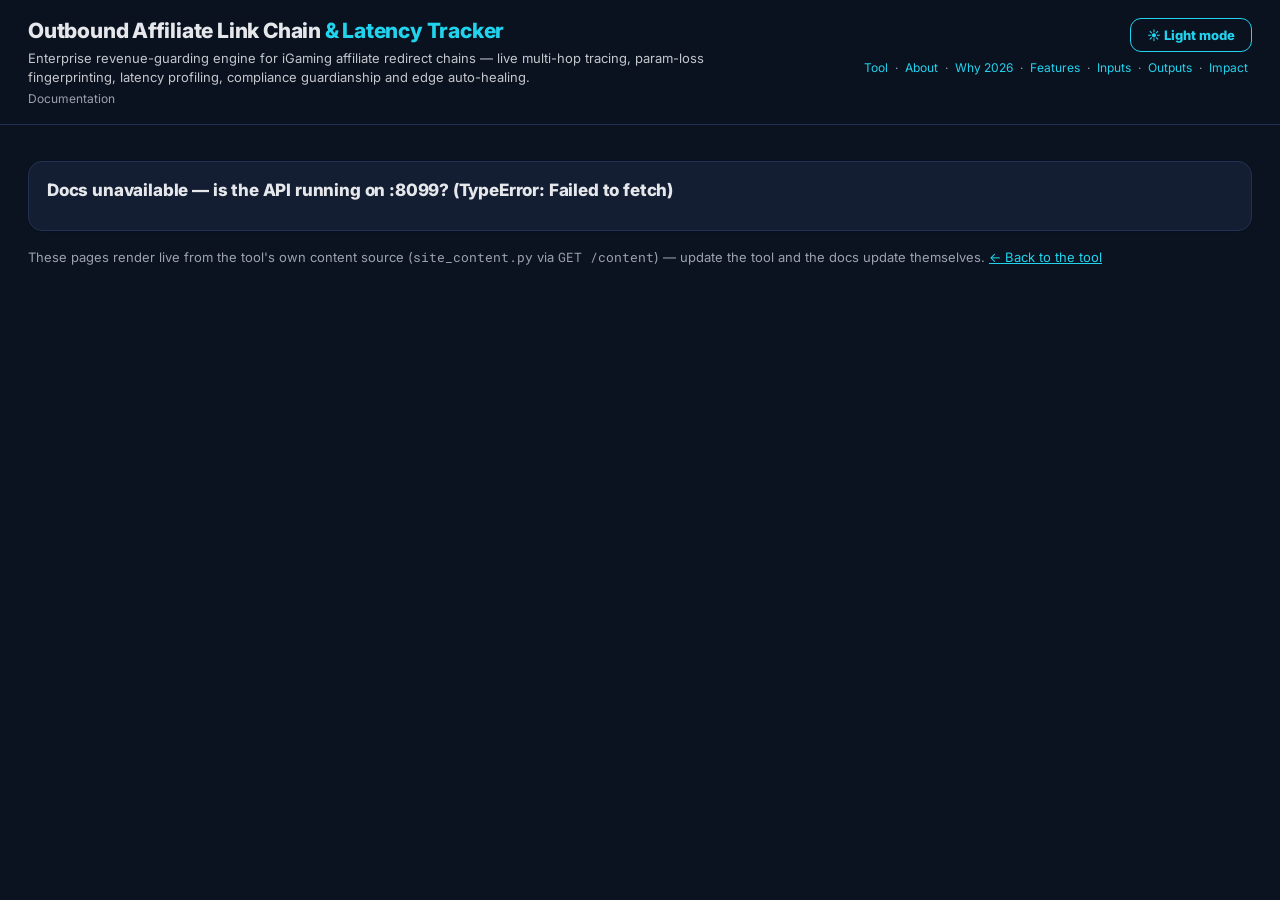
<file: frontend/info.html>
<!DOCTYPE html>
<html lang="en">
<head>
<meta charset="utf-8"/><meta name="viewport" content="width=device-width, initial-scale=1"/>
<title>Outbound Affiliate Link Chain &amp; Latency Tracker — Documentation</title>
<link rel="preconnect" href="https://fonts.googleapis.com"/><link rel="preconnect" href="https://fonts.gstatic.com" crossorigin/>
<link href="https://fonts.googleapis.com/css2?family=Inter:wght@400;600;700;800&family=Roboto+Mono:wght@400;600&display=swap" rel="stylesheet"/>
<link rel="stylesheet" href="styles.css?v=3"/>
</head>
<body>
<header class="top">
<div class="brand"><h1>Outbound Affiliate Link Chain <span>&amp; Latency Tracker</span></h1>
<div class="tagline">Enterprise revenue-guarding engine for iGaming affiliate redirect chains — live multi-hop tracing, param-loss fingerprinting, latency profiling, compliance guardianship and edge auto-healing.</div>
<div class="crumb" id="crumb">Documentation</div></div>
<div class="headright"><button class="btn ghost" id="themebtn" onclick="toggleTheme()">☀️ Light mode</button>
<nav class="docnav"><a href="index.html">Tool</a> · <a href="info.html?p=about">About</a> · <a href="info.html?p=why2026">Why 2026</a> · <a href="info.html?p=features">Features</a> · <a href="info.html?p=inputs">Inputs</a> · <a href="info.html?p=outputs">Outputs</a> · <a href="info.html?p=impact">Impact</a></nav></div>
</header>
<main>
<div class="toc" id="toc"></div>
<div class="card"><h2 id="doctitle">Loading…</h2><p class="d" id="docsub"></p><p class="d" id="docintro"></p><div id="docblocks"></div></div>
<p class="d">These pages render live from the tool's own content source (<span class="mono">site_content.py</span> via <span class="mono">GET /content</span>) — update the tool and the docs update themselves. <a href="index.html">← Back to the tool</a></p>
</main>
<script src="common.js?v=3"></script>
<script>
(async function(){
  const key = new URLSearchParams(location.search).get("p") || "about";
  const toc = document.querySelector("#toc");
  try {
    const r = await fetch(API + "/content");
    const { nav, sections } = await r.json();
    toc.innerHTML = nav.map(([k, label]) => `<a href="info.html?p=${k}" class="${k === key ? "on" : ""}">${label}</a>`).join("");
    const s = sections[key] || sections.about;
    doctitle.textContent = s.title; docsub.textContent = s.subtitle; docintro.textContent = s.intro;
    crumb.textContent = "Documentation · " + s.title;
    document.title = s.title + " — Outbound Affiliate Link Chain & Latency Tracker";
    docblocks.innerHTML = (s.blocks || []).map(b =>
      `<h3>${b.h}</h3>${b.text ? `<p class="d">${b.text}</p>` : ""}` +
      ((b.bullets || []).length ? `<ul class="tight">${b.bullets.map(x => `<li>${x}</li>`).join("")}</ul>` : "")
    ).join("");
  } catch(e) { doctitle.textContent = "Docs unavailable — is the API running on :8099? (" + e + ")"; }
})();
</script>
</body>
</html>
</file>
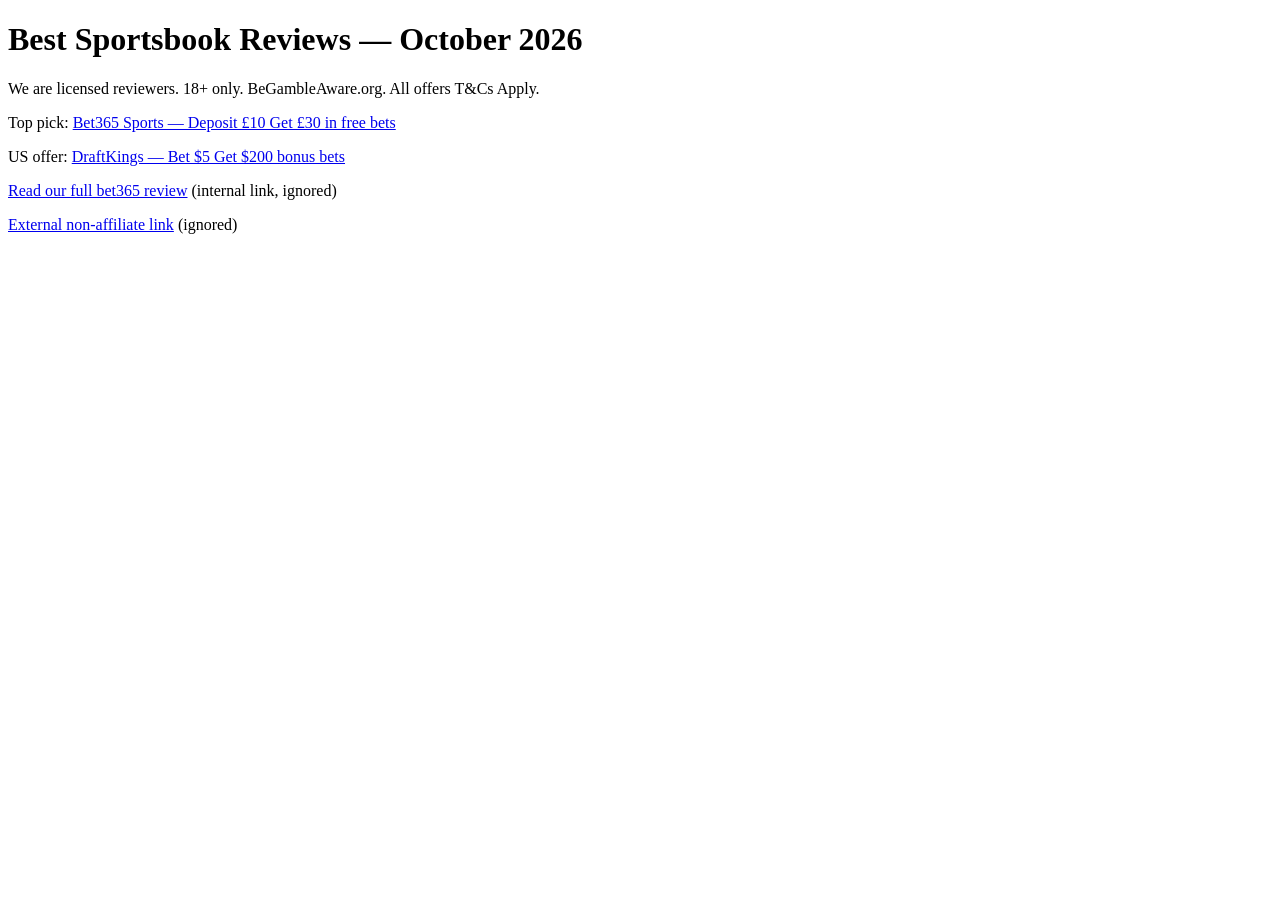
<file: samples/autofill-demo.html>
<!DOCTYPE html>
<html><head><meta charset="utf-8"><title>Autofill demo publisher page</title></head>
<body>
<h1>Best Sportsbook Reviews — October 2026</h1>
<p>We are licensed reviewers. 18+ only. BeGambleAware.org. All offers T&amp;Cs Apply.</p>
<p>Top pick: <a href="/out/bet365?btag=77761&amp;subid=review-top">Bet365 Sports — Deposit £10 Get £30 in free bets</a></p>
<p>US offer: <a href="https://track.everflow.net/click?affid=5541&amp;s1=homepage">DraftKings — Bet $5 Get $200 bonus bets</a></p>
<p><a href="/reviews/bet365-deep-dive">Read our full bet365 review</a> (internal link, ignored)</p>
<p><a href="https://example.com">External non-affiliate link</a> (ignored)</p>
</body></html>
</file>
<file: frontend/styles.css>
/* Outbound Affiliate Link Chain & Latency Tracker — Pixel-style type, dual theme */
:root{
  --bg:#0b1220; --bg2:#0a0f1e; --card:#141e33; --line:#243154;
  --accent:#22d3ee; --accent-ink:#04222a;
  --red:#f87171; --red-bg:#7f1d1d; --red-tx:#fecaca;
  --green:#34d399; --green-bg:#064e3b; --green-tx:#a7f3d0;
  --amber:#fbbf24; --amber-bg:#78350f; --amber-tx:#fde68a;
  --blue-bg:#1e3a8a; --blue-tx:#bfdbfe;
  --txt:#e5e7eb; --mut:#9ca3af;
  --head-bg:rgba(11,18,32,.93);
}
[data-theme="light"]{
  --bg:#eef2f7; --bg2:#ffffff; --card:#ffffff; --line:#cbd5e1;
  --accent:#0e7490; --accent-ink:#ffffff;
  --txt:#0f172a; --mut:#64748b;
  --head-bg:rgba(255,255,255,.94);
  --green-bg:#d1fae5; --green-tx:#065f46;
  --red-bg:#fee2e2; --red-tx:#991b1b;
  --amber-bg:#fef3c7; --amber-tx:#92400e;
  --blue-bg:#dbeafe; --blue-tx:#1e40af;
}
*{box-sizing:border-box}
body{margin:0;background:var(--bg);color:var(--txt);
  font-family:"Google Sans","Product Sans",Inter,Roboto,"Segoe UI",Arial,sans-serif;
  -webkit-font-smoothing:antialiased}
h1,h2,h3{font-weight:800;letter-spacing:-.01em}
code,pre,textarea,.mono{font-family:"Roboto Mono",Consolas,Menlo,monospace}
header.top{padding:18px 28px;border-bottom:1px solid var(--line);display:flex;justify-content:space-between;align-items:flex-start;flex-wrap:wrap;gap:12px;position:sticky;top:0;background:var(--head-bg);backdrop-filter:blur(8px);z-index:5}
.brand h1{font-size:21px;margin:0}
.brand h1 span{color:var(--accent)}
.tagline{font-size:13px;color:var(--txt);opacity:.85;margin-top:6px;max-width:760px;line-height:1.45}
.crumb{font-size:12px;color:var(--mut);margin-top:4px}
.headright{display:flex;flex-direction:column;align-items:flex-end;gap:8px}
.steps{display:flex;gap:8px;flex-wrap:wrap;justify-content:flex-end}
.step{padding:6px 14px;border-radius:999px;border:1px solid var(--line);font-size:12px;color:var(--mut);background:var(--card)}
.step.on{background:var(--accent);color:var(--accent-ink);font-weight:800;border-color:var(--accent)}
.docnav{font-size:12px;color:var(--mut)}
.docnav a{color:var(--accent);text-decoration:none;margin:0 4px}
.docnav a:hover{text-decoration:underline}
main{padding:22px 28px;max-width:1280px;margin:0 auto}
.card{background:var(--card);border:1px solid var(--line);border-radius:14px;padding:18px;margin-bottom:16px;box-shadow:0 1px 2px rgba(0,0,0,.08)}
.card h2{margin:0 0 4px;font-size:17px}
.card h2 .n{display:inline-block;background:var(--accent);color:var(--accent-ink);font-size:12px;font-weight:800;border-radius:8px;padding:2px 9px;margin-right:8px}
.card h3{font-size:14px;margin:16px 0 6px}
p.d{color:var(--mut);font-size:13px;margin:6px 0 12px;line-height:1.55}
label.f{display:block;font-size:12px;font-weight:600;color:var(--mut);margin:10px 0 4px}
input[type=text],input[type=number],input[type=password],select,textarea{width:100%;background:var(--bg2);border:1px solid var(--line);color:var(--txt);border-radius:9px;padding:9px 10px;font-size:13px;font-family:inherit}
input:focus,select:focus,textarea:focus{outline:2px solid var(--accent);outline-offset:0;border-color:var(--accent)}
textarea{min-height:70px;font-family:"Roboto Mono",Consolas,monospace;font-size:12px}
.grid2{display:grid;grid-template-columns:repeat(auto-fit,minmax(230px,1fr));gap:12px}
.grid3{display:grid;grid-template-columns:repeat(auto-fit,minmax(180px,1fr));gap:12px}
table{width:100%;border-collapse:collapse;font-size:13px}
th,td{padding:9px 10px;border-bottom:1px solid var(--line);text-align:left;vertical-align:top}
th{font-size:11px;text-transform:uppercase;letter-spacing:.05em;color:var(--mut);font-weight:700}
tbody tr:hover td{background:color-mix(in srgb,var(--accent) 6%,transparent)}
.btn{background:var(--accent);color:var(--accent-ink);font-weight:800;border:0;border-radius:11px;padding:13px 26px;font-size:15px;cursor:pointer;font-family:inherit}
.btn:hover{filter:brightness(1.08)}
.btn.ghost{background:transparent;color:var(--accent);border:1px solid var(--accent);padding:8px 16px;font-size:13px}
.btn:disabled{opacity:.5;cursor:wait}
.badge{padding:3px 10px;border-radius:999px;font-size:11px;font-weight:700;white-space:nowrap;display:inline-block;margin:1px 2px}
.ok{background:var(--green-bg);color:var(--green-tx)}
.fail{background:var(--red-bg);color:var(--red-tx)}
.warn{background:var(--amber-bg);color:var(--amber-tx)}
.info{background:var(--blue-bg);color:var(--blue-tx)}
.kpis{display:grid;grid-template-columns:repeat(auto-fit,minmax(190px,1fr));gap:12px;margin-bottom:16px}
.kpi{background:var(--card);border:1px solid var(--line);border-left:4px solid var(--accent);border-radius:14px;padding:14px}
.kpi .v{font-size:27px;font-weight:800}
.kpi .l{font-size:12px;color:var(--mut)}
.kpi.danger{border-left-color:var(--red)} .kpi.good{border-left-color:var(--green)}
pre{white-space:pre-wrap;background:var(--bg2);border:1px solid var(--line);border-radius:10px;padding:12px;font-size:12px;max-height:320px;overflow:auto;line-height:1.5}
.hops{display:flex;align-items:stretch;overflow-x:auto;padding:10px 2px;gap:0}
.hop{min-width:180px;max-width:260px;background:var(--bg2);border:1px solid var(--line);border-radius:10px;padding:10px;font-size:12px;flex-shrink:0}
.hop.bad{border-color:var(--red)}
.hop .arrow{align-self:center;padding:0 6px;color:var(--accent);font-weight:800}
canvas{background:var(--card);border:1px solid var(--line);border-radius:14px;padding:12px;max-width:100%}
.rowbtns{display:flex;gap:10px;flex-wrap:wrap;margin:14px 0;align-items:center}
.chk{display:flex;gap:8px;align-items:center;font-size:13px;margin:5px 0}
input[type=checkbox]{width:16px;height:16px;accent-color:var(--accent)}
.spin{display:inline-block;width:16px;height:16px;border:2px solid var(--accent);border-top-color:transparent;border-radius:50%;animation:sp .8s linear infinite;vertical-align:-3px}
@keyframes sp{to{transform:rotate(360deg)}}
/* live log console */
.logbar{display:flex;justify-content:space-between;align-items:center;gap:10px;flex-wrap:wrap;margin-bottom:8px}
.timer{font-family:"Roboto Mono",monospace;font-size:22px;font-weight:600;color:var(--accent)}
.progress{height:8px;background:var(--bg2);border:1px solid var(--line);border-radius:999px;overflow:hidden;margin:8px 0}
.progress > div{height:100%;background:var(--accent);width:0%;transition:width .3s}
#livelog{font-family:"Roboto Mono",monospace;font-size:12px;line-height:1.6;max-height:340px;background:#060b16;color:#c4f5ff;border-color:var(--accent)}
[data-theme="light"] #livelog{background:#0b1220;color:#c4f5ff}
a{color:var(--accent)}
.toc{display:flex;gap:8px;flex-wrap:wrap;margin:0 0 14px}
.toc a{border:1px solid var(--line);background:var(--card);border-radius:999px;padding:6px 14px;font-size:12px;text-decoration:none}
.toc a.on{background:var(--accent);color:var(--accent-ink);font-weight:800;border-color:var(--accent)}
ul.tight{margin:6px 0 12px;padding-left:20px;font-size:13px;line-height:1.6}
ul.tight li{margin-bottom:4px}
</file>
